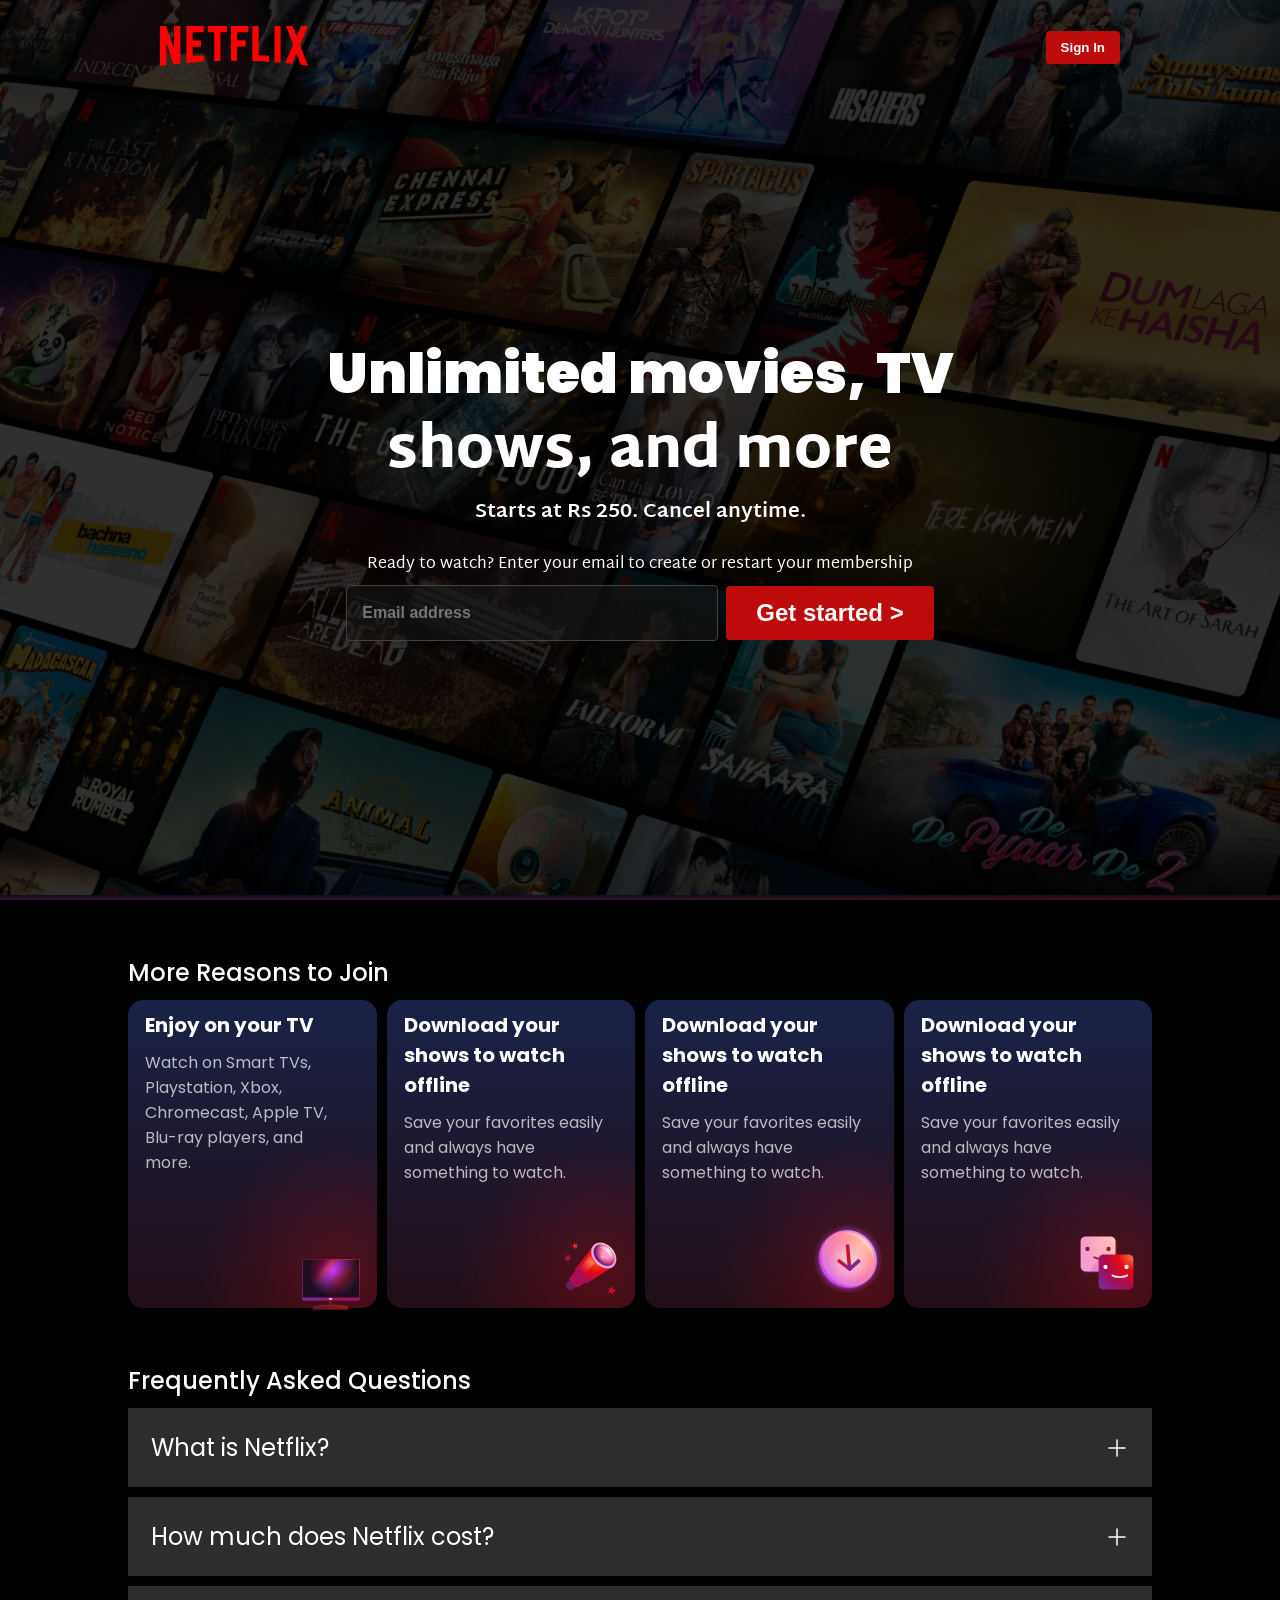
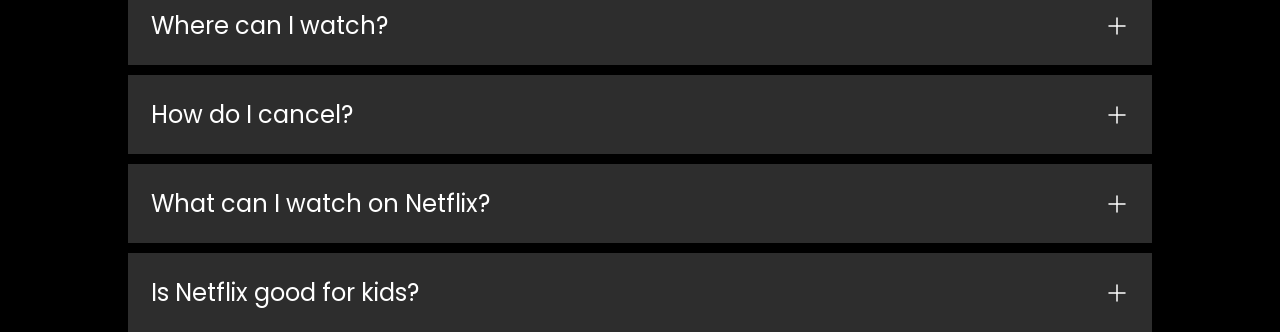
<file: index.html>
<!doctype html>
<html lang="en">
  <head>
    <meta charset="UTF-8" />
    <meta name="viewport" content="width=device-width, initial-scale=1.0" />
    <title data-rh="true">Netflix Pakistan - Watch TV Shows Online, Watch Movies Online</title>
   <link rel="stylesheet" href="style.css">
  </head>
  <body>
    <div class="main">
      <nav>
        <span><img width="80px" src="assets/logo.svg" alt="" /></span>
        <div>
          <button>Sign In</button>
        </div>
      </nav>
      <div class="box"></div>
      <div class="hero">
        <span>Unlimited movies, TV</span>
        <span>shows, and more</span>
        <span> Starts at Rs 250. Cancel anytime.</span>
        <span
          >Ready to watch? Enter your email to create or restart your membership</span>
          <div class="hero-btn">
          <input type="text" placeholder="Email address">
          <button class="btn">Get started &gt; </button>
          </div>
        </div>
        <div class="saperate"></div>
    </div>
    <section>
      <div class="p">More Reasons to Join</div>
      <div class="cards">
        <div class="card1">
          <span style="font-size: 20px; font-weight: 700;">Enjoy on your TV</span>
          <span class="span">Watch on Smart TVs, Playstation, Xbox, Chromecast, Apple TV, Blu-ray players, and more.</span>
          <span ><img src="assets/icon.svg" alt="tv-icon"></span>
        </div>
        <div class="card2">
          <span style="font-size: 20px; font-weight: 700; color: white;">Download your shows to watch offline</span>
          <span class="span">Save your favorites easily and always have something to watch.</span>
          <span ><img src="assets/light.svg" alt="tv-icon"></span>
        </div>
        <div class="card3">
          <span style="font-size: 20px; font-weight: 700; color: white;">Download your shows to watch offline</span>
          <span class="span">Save your favorites easily and always have something to watch.</span>
          <span ><img src="assets/arowicon.svg" alt="tv-icon"></span>
        </div>
        <div class="card4">
          <span style="font-size: 20px; font-weight: 700; color: white;">Download your shows to watch offline</span>
          <span class="span">Save your favorites easily and always have something to watch.</span>
          <span ><img src="assets/smile.svg" alt="tv-icon"></span>
        </div>
      </div>
    </section>
    <section class="second">
      <h2 style="color: white;">Frequently Asked Questions</h2>
      <div class="boxes">
      <div class="sec-faq">
      <span>What is Netflix?</span>
      <img src="assets/plus.svg" alt="plus sign">
      </div>
      <div class="sec-faq">
      <span>How much does Netflix cost?</span>
      <img src="assets/plus.svg" alt="plus sign">
      </div>
      <div class="sec-faq">
      <span>Where can I watch?</span>
      <img src="assets/plus.svg" alt="plus sign">
      </div>
      <div class="sec-faq">
      <span>How do I cancel?</span>
      <img src="assets/plus.svg" alt="plus sign">
      </div>
      <div class="sec-faq">
      <span>What can I watch on Netflix?</span>
      <img src="assets/plus.svg" alt="plus sign">
      </div>
      <div class="sec-faq">
      <span>Is Netflix good for kids?</span>
      <img src="assets/plus.svg" alt="plus sign">
      </div>
      </div>
    </section>
  </body>
</html>
</file>
<file: style.css>
@import url("https://fonts.googleapis.com/css2?family=Inter:ital,opsz,wght@0,14..32,100..900;1,14..32,100..900&family=Martel+Sans:wght@200;300;400;600;700;800;900&family=Martel:wght@200;300;400;600;700;800;900&family=Poppins:ital,wght@0,100;0,200;0,300;0,400;0,500;0,600;0,700;0,800;0,900;1,100;1,200;1,300;1,400;1,500;1,600;1,700;1,800;1,900&display=swap");
* {
  margin: 0px;
  padding: 0px;
}
body {
  background-color: black;
}
.main {
  background-image: url(images/bg.jpg);
  height: 100vh;
  width: 100vw;
  background-size: cover;
  background-position: center center;
  background-repeat: no-repeat;
  position: relative;
  display: flex;
  flex-direction: column;
}
.main .box {
  height: 100vh;
  width: 100vw;
  opacity: 0.75;
  background-color: black;
  position: absolute;
  top: 0px;
}
nav {
  display: flex;
  width: 75vw;
  align-items: center;
  margin: auto;
  justify-content: space-between;
  height: 95px;
}
nav img {
  position: relative;
  color: rgb(131, 6, 6);
  width: 148px;
  z-index: 1;
}
nav button {
  font-family: Arial, Helvetica, sans-serif;
  font-weight: 700;
  position: relative;
  z-index: 1;
  padding: 9px 15px;
  border-radius: 4px;
  color: white;
  background-color: #be0c0c;
  border: none;
  cursor: pointer;
}
.hero {
  height: 70%;
  color: white;
  position: relative;
  display: flex;
  flex-direction: column;
  justify-content: center;
  align-items: center;
  flex: 1;
  padding: 0px 30px;
}
.hero > :first-child {
  font-family: "poppins", sans-serif;
  font-weight: 900;
  font-size: 56px;
  line-height: 80px;
  text-align: center;
}
.hero > :nth-child(2) {
  font-family:
    Martel Sans,
    sans-serif;
  font-weight: 900;
  font-size: 56px;
  line-height: 80px;
  text-align: center;
}
.hero > :nth-child(3) {
  font-family:
    Martel Sans,
    sans-serif;
  font-weight: 700;
  font-size: 20px;
  text-align: center;
}
.hero > :nth-child(4) {
  font-family:
    Martel Sans,
    sans-serif;
  font-weight: 400;
  text-align: center;
  line-height: 70px;
}
.btn {
  padding: 15px 30px;
  background-color: #be0c0c;
  border: none;
  border-radius: 4px;
  color: white;
  font-weight: 700;
  font-size: 24px;
  line-height: 24px;
  cursor: pointer;
}
.hero-btn {
  display: flex;
  justify-content: center;
  align-items: center;
  gap: 8px;
  position: relative;
  bottom: 15px;
  cursor: pointer;
}
.hero input {
  padding: 15px 145px 15px 15px;
  background-color: rgba(23, 23, 23, 0.6);
  border: 0.1px solid rgb(70, 65, 65);
  border-radius: 4px;
  font-weight: 600;
  line-height: 24px;
  font-size: 16px;
  color: white;
}
.saperate {
  height: 5px;
  background:
    radial-gradient(circle at 85% 90%, rgb(251 18 30 / 25%), transparent 40%),
    linear-gradient(180deg, #1b35a1 0%, #ef4e73 100%);
}
section {
  width: 80vw;
  margin: auto;
  margin-top: 55px;
}
.p {
  font-family: "poppins", sans-serif;
  color: white;
  font-size: 24px;
  font-weight: 500;
}
.cards {
  font-family: "poppins", sans-serif;
  display: grid;
  grid-template-columns: 1fr 1fr 1fr 1fr;
  gap: 10px;
  margin-top: 10px;
}
.card1 {
  background:
    radial-gradient(circle at 85% 90%, rgba(229, 9, 20, 0.25), transparent 40%),
    linear-gradient(180deg, #192247 0%, #210e17 100%);
  height: 18rem;
  border-radius: 15px;
  display: flex;
  flex-direction: column;
  padding: 10px 25px 10px 17px;
  gap: 10px;
  cursor: pointer;
}
.card1:first-child {
  font-family: "poppins", sans-serif;
  color: white;
}
.card1 .span {
  font-family: "poppins", sans-serif;
  color: rgba(255, 255, 255, 0.7);
}
.card1 img {
  align-self: flex-end;
  position: relative;
  left: 150px;
  top: 62px;
}
.card2 {
  background:
    radial-gradient(circle at 85% 90%, rgba(229, 9, 20, 0.25), transparent 40%),
    linear-gradient(180deg, #192247 0%, #210e17 100%);
  height: 18rem;
  border-radius: 15px;
  display: flex;
  flex-direction: column;
  padding: 10px 25px 10px 17px;
  gap: 10px;
  cursor: pointer;
}
.card2:first-child {
  font-family: "poppins", sans-serif;
  color: white;
}
.card2 .span {
  font-family: "poppins", sans-serif;
  color: rgba(255, 255, 255, 0.7);
}
.card2 img {
  align-self: flex-end;
  position: relative;
  left: 150px;
  top: 38px;
}
.card3 {
  background:
    radial-gradient(circle at 85% 90%, rgba(229, 9, 20, 0.25), transparent 40%),
    linear-gradient(180deg, #192247 0%, #210e17 100%);
  height: 18rem;
  border-radius: 15px;
  display: flex;
  flex-direction: column;
  padding: 10px 25px 10px 17px;
  gap: 10px;
  cursor: pointer;
}
.card3:first-child {
  font-family: "poppins", sans-serif;
  color: white;
}
.card3 .span {
  font-family: "poppins", sans-serif;
  color: rgba(255, 255, 255, 0.7);
}
.card3 img {
  align-self: flex-end;
  position: relative;
  left: 150px;
  top: 28px;
}
.card4 {
  background:
    radial-gradient(circle at 85% 90%, rgba(229, 9, 20, 0.25), transparent 40%),
    linear-gradient(180deg, #192247 0%, #210e17 100%);
  height: 18rem;
  border-radius: 15px;
  display: flex;
  flex-direction: column;
  padding: 10px 25px 10px 17px;
  gap: 10px;
  cursor: pointer;
}
.card4:first-child {
  font-family: "poppins", sans-serif;
  color: white;
}
.card4 .span {
  font-family: "poppins", sans-serif;
  color: rgba(255, 255, 255, 0.7);
}
.card4 img {
  align-self: flex-end;
  position: relative;
  left: 150px;
  top: 32px;
}

.second {
  font-family: "poppins", sans-serif;
  width: 80vw;
  height: 500px;
}
h2 {
  font-size: 24px;
  font-weight: 500;
  color: white;
}
.sec-faq:hover {
  background-color: #3d3d3d;
}
.sec-faq {
  color: white;
  font-size: 24px;
  font-weight: 400;
  font-family: "poppins" sans-serif;
  background-color: #2d2d2d;
  display: flex;
  align-items: center;
  justify-content: space-between;
  padding: 22px 23px;
  margin: 10px auto;
  cursor: pointer;
}
</file>
